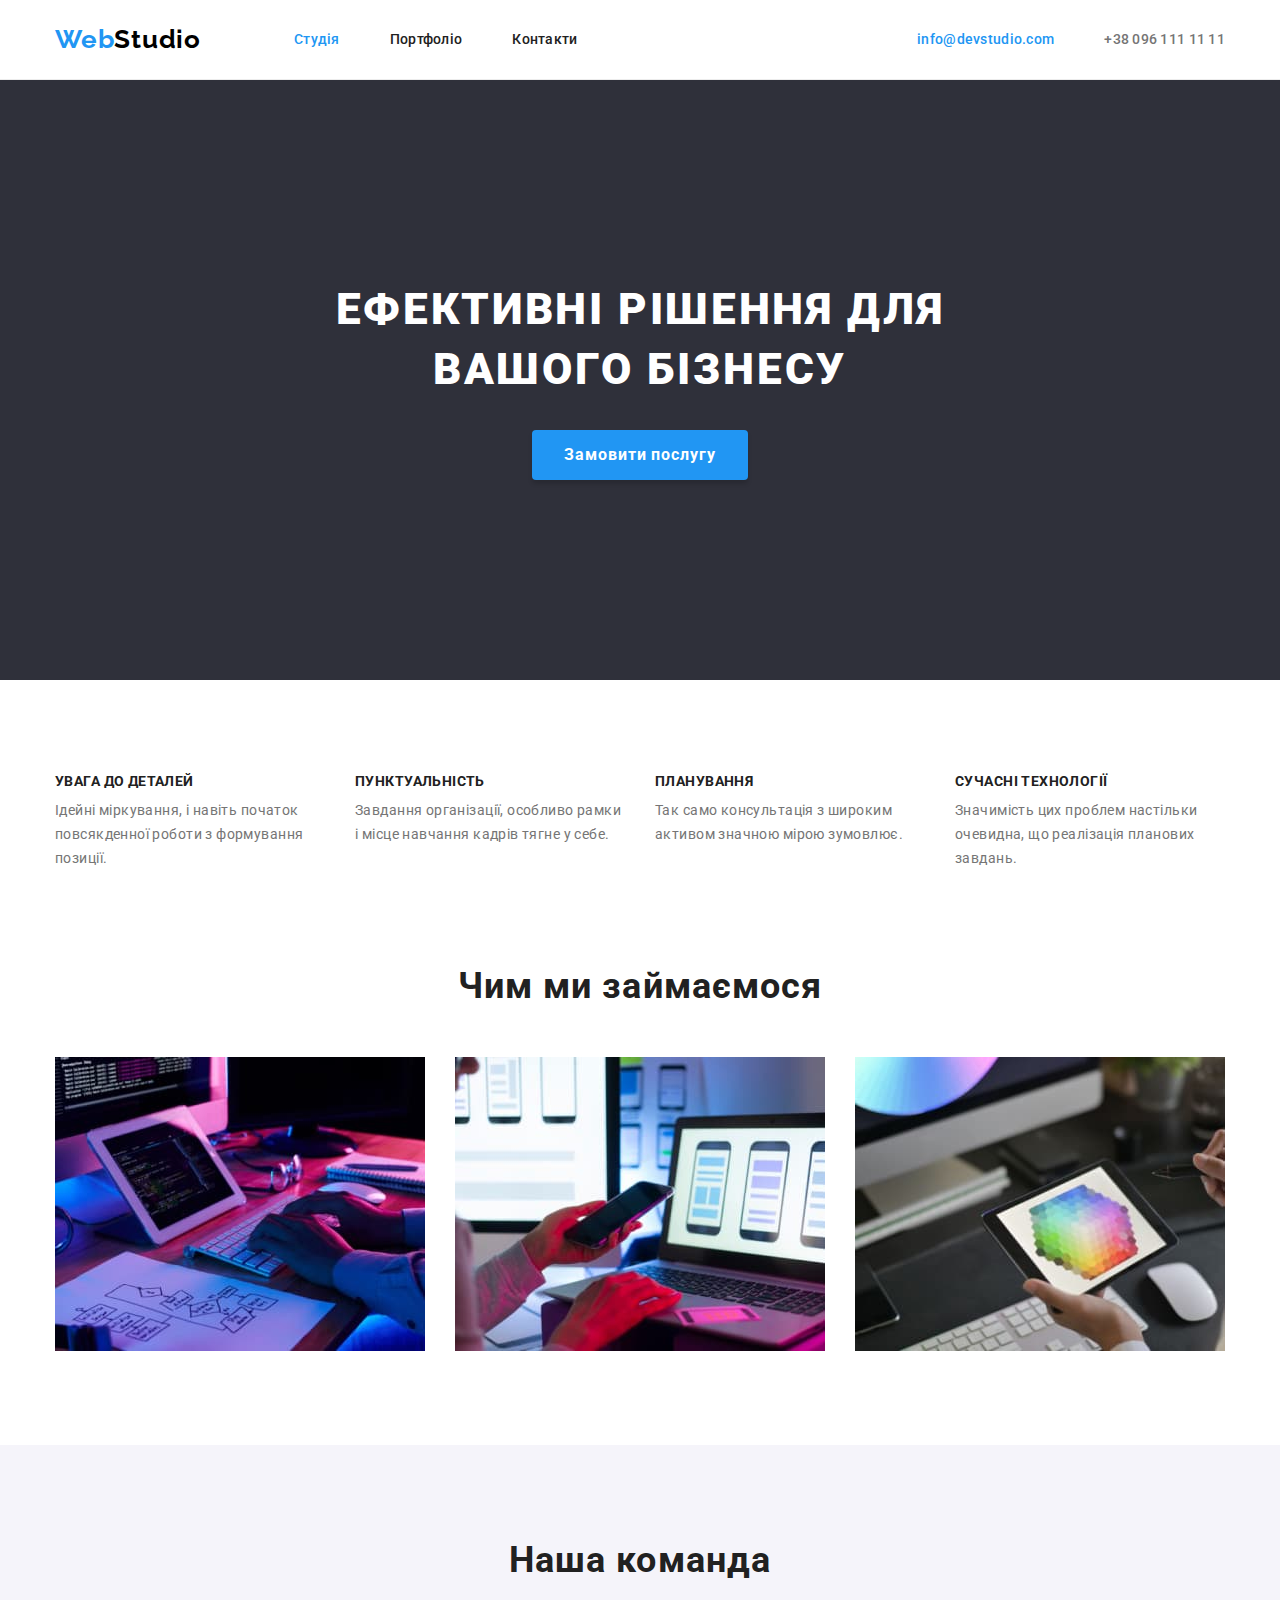
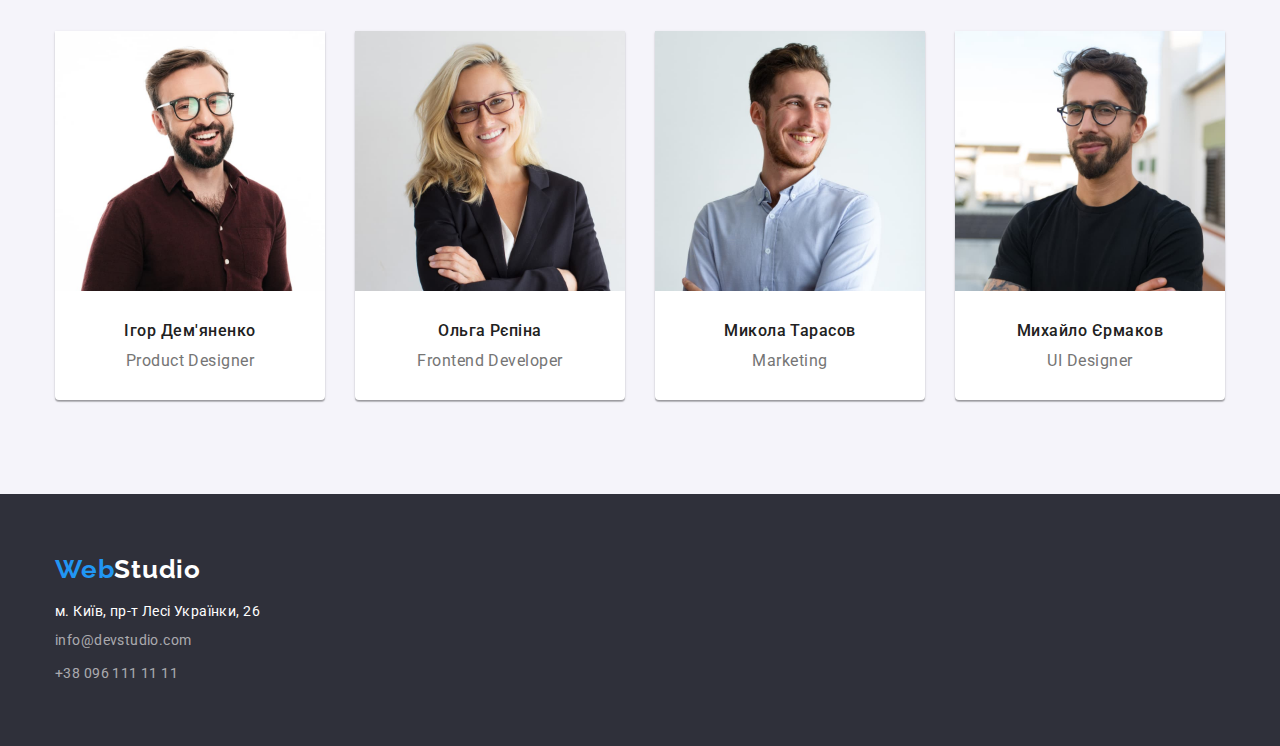
<file: index.html>
<!DOCTYPE html>
<html lang="uk">
  <head>
    <meta charset="UTF-8" />
    <meta http-equiv="X-UA-Compatible" content="IE=edge" />
    <meta name="viewport" content="width=device-width, initial-scale=1.0" />
    <title>Web Studio</title>
    <link rel="preconnect" href="https://fonts.googleapis.com" />
    <link rel="preconnect" href="https://fonts.gstatic.com" crossorigin />
    <link
      rel="stylesheet"
      href="https://cdnjs.cloudflare.com/ajax/libs/modern-normalize/1.0.0/modern-normalize.min.css"
    />
    <link
      href="https://fonts.googleapis.com/css2?family=Raleway:wght@700&family=Roboto:wght@400;500;700;900&display=swap"
      rel="stylesheet"
    />
    <link rel="stylesheet" href="./css/style.css" />
  </head>
  <body>
    <!-- Хеддер -->

    <header>
      <div class="container header">
        <a href="./index.html" class="logo link" lang="en">
          Web<span id="studio-logo">Studio</span>
        </a>

        <nav class="menu">
          <ul class="menu-items list">
            <li class="menu-item">
              <a href="./index.html" class="menu-link link main">Студія</a>
            </li>
            <li class="menu-item">
              <a href="./portfolio.html" class="menu-link link">Портфоліо</a>
            </li>
            <li class="menu-item">
              <a href="./contacts" class="menu-link link">Контакти</a>
            </li>
          </ul>
        </nav>
        <div class="contacts">
          <a href="mailto:info@devstudio.com" class="mail"
            >info@devstudio.com</a
          >
          <a href="tel:+380961111111" class="tel">+38 096 111 11 11</a>
        </div>
      </div>
    </header>

    <main>
      <!-- Секція Heros -->

      <section class="section heros">
        <div class="container">
          <h1 class="heros-title">Ефективні рішення для вашого бізнесу</h1>
          <button type="button" class="order-button">Замовити послугу</button>
        </div>
      </section>

      <!-- Секція Особливості -->

      <section class="section features">
        <div class="container">
          <ul class="features-list list">
            <li class="features-list-item">
              <h3 class="features-title">УВАГА ДО ДЕТАЛЕЙ</h3>
              <p class="features-text">
                Ідейні міркування, і навіть початок повсякденної роботи з
                формування позиції.
              </p>
            </li>
            <li class="features-list-item">
              <h3 class="features-title">ПУНКТУАЛЬНІСТЬ</h3>
              <p class="features-text">
                Завдання організації, особливо рамки і місце навчання кадрів
                тягне у себе.
              </p>
            </li>
            <li class="features-list-item">
              <h3 class="features-title">ПЛАНУВАННЯ</h3>
              <p class="features-text">
                Так само консультація з широким активом значною мірою зумовлює.
              </p>
            </li>
            <li class="features-list-item">
              <h3 class="features-title">СУЧАСНІ ТЕХНОЛОГІЇ</h3>
              <p class="features-text">
                Значимість цих проблем настільки очевидна, що реалізація
                планових завдань.
              </p>
            </li>
          </ul>
        </div>
      </section>

      <!-- Секція About -->

      <section class="section about">
        <div class="container">
          <h2 class="about-title">Чим ми займаємося</h2>
          <ul class="about-list list">
            <li><img src="./img/about-img-1.jpg" alt="ПК" width="370" /></li>
            <li>
              <img src="./img/about-img-2.jpg" alt="Ноутбук" width="370" />
            </li>
            <li>
              <img src="./img/about-img-3.jpg" alt="Планшет" width="370" />
            </li>
          </ul>
        </div>
      </section>

      <!-- Команда -->

      <section class="section team">
        <div class="container">
          <h2 class="team-title">Наша команда</h2>
          <ul class="team-list list">
            <li class="team-list-item">
              <img
                src="./img/team-pic-1.jpg"
                alt="Команда фото-1"
                width="270"
              />
              <div class="team-info">
                <h3 class="team-member">Ігор Дем'яненко</h3>
                <p class="position">Product Designer</p>
              </div>
            </li>
            <li class="team-list-item">
              <img
                src="./img/team-pic-2.jpg"
                alt="Команда фото-2"
                width="270"
              />
              <div class="team-info">
                <h3 class="team-member">Ольга Рєпіна</h3>
                <p class="position">Frontend Developer</p>
              </div>
            </li>
            <li class="team-list-item">
              <img
                src="./img/team-pic-3.jpg"
                alt="Команда фото-3"
                width="270"
              />
              <div class="team-info">
                <h3 class="team-member">Микола Тарасов</h3>
                <p class="position">Marketing</p>
              </div>
            </li>
            <li class="team-list-item">
              <img
                src="./img/team-pic-4.jpg"
                alt="Команда фото-4"
                width="270"
              />
              <div class="team-info">
                <h3 class="team-member">Михайло Єрмаков</h3>
                <p class="position">UI Designer</p>
              </div>
            </li>
          </ul>
        </div>
      </section>
    </main>

    <!-- Підвал -->

    <footer>
      <div class="container">
        <a href="./index.html" class="logo link" lang="en"
          >Web<span id="studio-footer">Studio</span></a
        >

        <address>м. Київ, пр-т Лесі Українки, 26</address>

        <ul class="footer-contacts list">
          <li class="footer-contacts-item">
            <a href="mailto:info@devstudio.com" class="footer-mail link"
              >info@devstudio.com</a
            >
          </li>
          <li class="footer-contacts-item">
            <a href="tel:+380961111111" class="footer-tel link"
              >+38 096 111 11 11</a
            >
          </li>
        </ul>
      </div>
    </footer>
  </body>
</html>
</file>
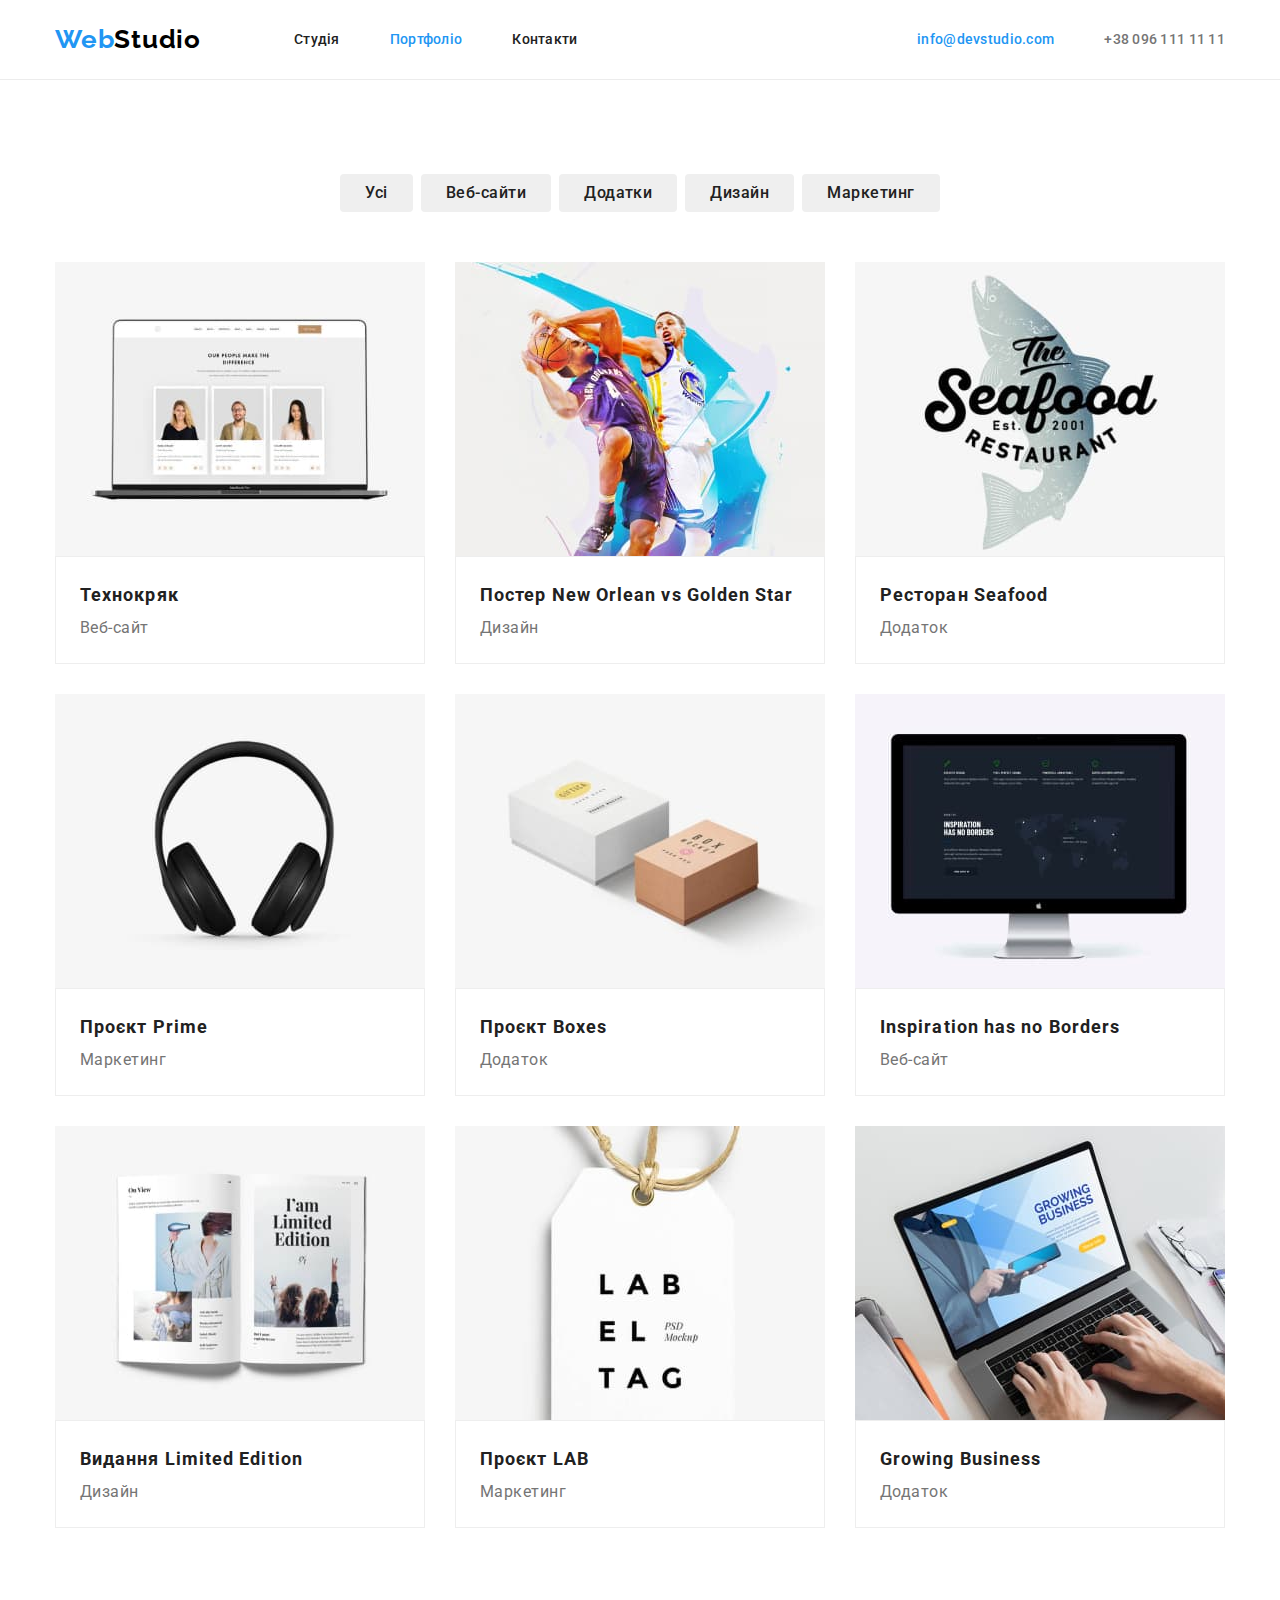
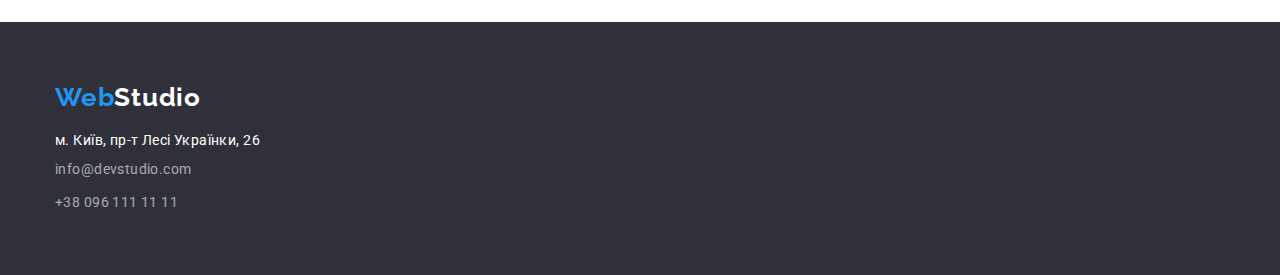
<file: portfolio.html>
<!DOCTYPE html>
<html lang="uk">
  <head>
    <meta charset="UTF-8" />
    <meta http-equiv="X-UA-Compatible" content="IE=edge" />
    <meta name="viewport" content="width=device-width, initial-scale=1.0" />
    <title>Portfolio</title>
    <link rel="preconnect" href="https://fonts.googleapis.com" />
    <link rel="preconnect" href="https://fonts.gstatic.com" crossorigin />
    <link
      rel="stylesheet"
      href="https://cdnjs.cloudflare.com/ajax/libs/modern-normalize/1.0.0/modern-normalize.min.css"
    />
    <link
      href="https://fonts.googleapis.com/css2?family=Raleway:wght@700&family=Roboto:wght@400;500;700;900&display=swap"
      rel="stylesheet"
    />
    <link rel="stylesheet" href="./css/style.css" />
  </head>
  <body>
    <!-- Хеддер -->

    <header>
      <div class="container header">
        <a href="./index.html" class="logo link" lang="en">
          Web<span id="studio-logo">Studio</span>
        </a>

        <nav class="menu">
          <ul class="menu-items list">
            <li class="menu-item">
              <a href="./index.html" class="menu-link link">Студія</a>
            </li>
            <li class="menu-item">
              <a href="./portfolio.html" class="menu-link link main"
                >Портфоліо</a
              >
            </li>
            <li class="menu-item">
              <a href="./contacts" class="menu-link link">Контакти</a>
            </li>
          </ul>
        </nav>

        <div class="contacts">
          <a href="mailto:info@devstudio.com" class="mail"
            >info@devstudio.com</a
          >
          <a href="tel:+380961111111" class="tel">+38 096 111 11 11</a>
        </div>
      </div>
    </header>

    <main>
      <section class="section projects">
        <!-- Кнопки фільтрів -->
        <div class="container">
          <ul class="filters-list list">
            <li><button class="filter-button" type="button">Усі</button></li>
            <li>
              <button class="filter-button" type="button">Веб-сайти</button>
            </li>
            <li>
              <button class="filter-button" type="button">Додатки</button>
            </li>
            <li><button class="filter-button" type="button">Дизайн</button></li>
            <li>
              <button class="filter-button" type="button">Маркетинг</button>
            </li>
          </ul>
        </div>

        <!-- Зразки Проектів -->
        <div class="container">
          <ul class="projects-list list">
            <li class="project-list-item">
              <img
                src="./img/project-img-1.jpg"
                alt="Веб-сайт Технокряк"
                width="370"
              />
              <div class="project-content">
                <h3 class="project-title">Технокряк</h3>
                <p class="project-text">Веб-сайт</p>
              </div>
            </li>
            <li class="project-list-item">
              <img
                src="./img/project-img-2.jpg"
                alt="Постер New Orlean vs Golden Star"
                width="370"
              />
              <div class="project-content">
                <h3 class="project-title">Постер New Orlean vs Golden Star</h3>
                <p class="project-text">Дизайн</p>
              </div>
            </li>
            <li class="project-list-item">
              <img
                src="./img/project-img-3.jpg"
                alt="Ресторан Seafood"
                width="370"
              />
              <div class="project-content">
                <h3 class="project-title">Ресторан Seafood</h3>
                <p class="project-text">Додаток</p>
              </div>
            </li>
            <li class="project-list-item">
              <img
                src="./img/project-img-4.jpg"
                alt="Маркетинговий проєкт Prime"
                width="370"
              />
              <div class="project-content">
                <h3 class="project-title">Проєкт Prime</h3>
                <p class="project-text">Маркетинг</p>
              </div>
            </li>
            <li class="project-list-item">
              <img
                src="./img/project-img-5.jpg"
                alt="Додаток Boxes"
                width="370"
              />
              <div class="project-content">
                <h3 class="project-title">Проєкт Boxes</h3>
                <p class="project-text">Додаток</p>
              </div>
            </li>
            <li class="project-list-item">
              <img
                src="./img/project-img-6.jpg"
                alt="Веб-сайт Inspiration has no Borders"
                width="370"
              />
              <div class="project-content">
                <h3 class="project-title">Inspiration has no Borders</h3>
                <p class="project-text">Веб-сайт</p>
              </div>
            </li>
            <li class="project-list-item">
              <img
                src="./img/project-img-7.jpg"
                alt="Видання Limited Edition"
                width="370"
              />
              <div class="project-content">
                <h3 class="project-title">Видання Limited Edition</h3>
                <p class="project-text">Дизайн</p>
              </div>
            </li>
            <li class="project-list-item">
              <img
                src="./img/project-img-8.jpg"
                alt="Маркетинговий проєкт LAB"
                width="370"
              />
              <div class="project-content">
                <h3 class="project-title">Проєкт LAB</h3>
                <p class="project-text">Маркетинг</p>
              </div>
            </li>
            <li class="project-list-item">
              <img
                src="./img/project-img-9.jpg"
                alt="Додаток Growing Business"
                width="370"
              />
              <div class="project-content">
                <h3 class="project-title">Growing Business</h3>
                <p class="project-text">Додаток</p>
              </div>
            </li>
          </ul>
        </div>
      </section>
    </main>

    <!-- Підвал -->

    <footer>
      <div class="container">
        <a href="./index.html" class="logo link" lang="en"
          >Web<span id="studio-footer">Studio</span></a
        >

        <address>м. Київ, пр-т Лесі Українки, 26</address>

        <ul class="footer-contacts list">
          <li class="footer-contacts-item">
            <a href="mailto:info@devstudio.com" class="footer-mail link"
              >info@devstudio.com</a
            >
          </li>
          <li class="footer-contacts-item">
            <a href="tel:+380961111111" class="footer-tel link"
              >+38 096 111 11 11</a
            >
          </li>
        </ul>
      </div>
    </footer>
  </body>
</html>
</file>
<file: css/style.css>
body {
  font-family: 'Roboto', sans-serif;
  background-color: #FFFFFF;
}

img {
  display: block;
  max-width: 100%;
  height: auto;
}

header {
  border-bottom: 1px solid #ECECEC;
  background-color: #FFFFFF;
  padding-top: 24px;
  padding-bottom: 24px;
}

h1, h2, h3, p, ul {   
  margin: 0;
  padding: 0;
}

.section {
  padding: 94px 0;
}

.container {
  width: 1200px;
  margin: 0 auto;
  padding: 0 15px;
}

/* -- Логотип Студії -- */
:root {
  --brand-color: #2196F3;
  --header-color: #000000;
  --footer-color: #FFFFFF;
}

.logo {
  color: var(--brand-color);
  font-family: 'Raleway', sans-serif;
  font-weight: 700;
  font-size: 26px;
  line-height: 1.19;
  letter-spacing: 0.03em;
  text-decoration: none;
}

/* -- Заміна кольору для лого у хеддері -- */
#studio-logo {
  color: var(--header-color)
}

/* -- Загальні доп. класи для списків та посилань -- */
.list {
  list-style: none;
}

.link {
  text-decoration: none;
}

/*  -- Навігація по сторінках у хеддері -- */
.header {
  display: flex;
  /* justify-content: space-between; */
  align-items: center;
}

.menu {
  margin-left: 93px;
  margin-right: auto;
}

.menu-items {
  display: flex;
  gap: 50px;
}

.menu-link {
  font-weight: 500;
  font-size: 14px;
  line-height: 1.14;
  letter-spacing: 0.02em;
  color: #212121;
  padding: 32px 0;
}

/* -- Колір визначення розташування -- */
.main {
  color: var(--brand-color);
}

/* -- Телефон та пошта у хедері -- */
.contacts {
  display: flex;
  gap: 50px;
  justify-self: flex-end;
}

.mail {
  font-weight: 500;
  font-size: 14px;
  line-height: 1.71;
  letter-spacing: 0.02em;
  color: var(--brand-color);
  text-decoration: none;
  cursor: pointer;
}

.tel {
  font-weight: 500;
  font-size: 14px;
  line-height: 1.71;
  letter-spacing: 0.02em;
  color: #757575;
  text-decoration: none;
  cursor: pointer;
}

/* -- Секція heros -- */
.heros {
  background-color: #2F303A;
  padding: 200px 0;
}

.heros-title {
  font-weight: 900;
  font-size: 44px;
  line-height: 1.36;
  letter-spacing: 0.06em;
  text-transform: uppercase;
  color: #FFFFFF;
  text-align: center;
  width: 696px;
  margin: 0 auto;
}

/* -- Кнопка замовлення у сек. heros -- */
.order-button {
  background: var(--brand-color);
  box-shadow: 0px 4px 4px rgba(0, 0, 0, 0.15);
  border-radius: 4px;
  border: 0;
  font-family: 'Roboto', sans-serif;
  font-weight: 700;
  font-size: 16px;
  line-height: 1.87;
  letter-spacing: 0.06em;
  color: #FFFFFF;
  margin: 30px auto 0;
  padding: 10px 32px;
  display: flex;
  cursor: pointer;
}

/* -- Секція Особливості -- */
.features-list {
  display: flex;
  gap: 30px;
}

.features-list-item {
  width: 270px;
}

.features-title {
  font-size: 14px;
  line-height: 1.14;
  letter-spacing: 0.03em;
  text-transform: uppercase;
  color: #212121;
  margin-bottom: 10px;
}

.features-text {
  font-size: 14px;
  line-height: 1.71;
  letter-spacing: 0.03em;
  color: #757575;
}

/* -- Секція about -- */
.about {
  padding-top: 0;
}

.about-title {
  font-size: 36px;
  line-height: 1.17;
  text-align: center;
  letter-spacing: 0.03em;
  color: #212121;
  margin-bottom: 50px;
}

.about-list {
  display: flex;
  gap: 30px;
}

/* -- Секція Команда -- */
.team {
  background: #F5F4FA;
}

.team-title {
  font-size: 36px;
  line-height: 1.17;
  text-align: center;
  letter-spacing: 0.03em;
  color: #212121;
  margin-bottom: 50px;
}

.team-list {
  display: flex;  
  gap: 30px;
}

.team-list-item {
  background: #FFFFFF;
  box-shadow: 0px 1px 3px rgba(0, 0, 0, 0.12), 0px 1px 1px rgba(0, 0, 0, 0.14), 0px 2px 1px rgba(0, 0, 0, 0.2);
  border-radius: 0px 0px 4px 4px;
}

.team-info {
  display: flex;
  flex-direction: column;
}

.team-member {
  font-weight: 500;
  font-size: 16px;
  line-height: 1.19;
  text-align: center;
  letter-spacing: 0.03em;
  color: #212121;
  padding-top: 30px;
  padding-bottom: 10px;
}

/* -- посада учасника команди -- */
.position {
  font-size: 16px;
  line-height: 1.19;
  text-align: center;
  letter-spacing: 0.03em;
  color: #757575;
  padding-bottom: 30px;
}

/* -- Кнопки фільтрів на ст. Портфоліо -- */
.filters-list {
  display: flex;
  justify-content: center;
  gap: 8px;
  margin-bottom: 50px;
}

.filter-button {
  font-family: inherit;
  font-weight: 500;
  font-size: 16px;
  line-height: 1.63;
  text-align: center;
  letter-spacing: 0.03em;
  color: #212121;
  border: 0;
  border-radius: 4px;
  padding: 6px 25px;
}

.filter-button:hover,
.filter-button:focus {
  color: #FFFFFF;
  background: var(--brand-color);
  box-shadow: 0px 3px 1px rgba(0, 0, 0, 0.1), 0px 1px 2px rgba(0, 0, 0, 0.08), 0px 2px 2px rgba(0, 0, 0, 0.12);
  cursor: pointer;
}

/* -- Зразки проектів на ст. портфоліо -- */
.project {
  width: 1170px;
}

.projects-list {
  display: flex;
  flex-wrap: wrap; 
  gap: 30px;
  justify-content: center;
}

.project-title {
  font-size: 18px;
  line-height: 2;
  letter-spacing: 0.06em;
  color: #212121;
}

.project-text {
  font-size: 16px;
  line-height: 1.88;
  letter-spacing: 0.03em;
  color: #757575;
}

.project-content {
  display: flex;
  flex-direction: column;
  background: #FFFFFF;
  border: 1px solid #EEEEEE;
  padding: 20px 24px;
}

/* -- Підвал -- */
footer {
  background: #2F303A;
  padding: 60px 0;
}

address {
  font-size: 14px;
  font-style: normal;
  line-height: 1.14;
  letter-spacing: 0.03em;
  color: #FFFFFF;
}

/* -- Заміна кольору для лого у "підвалі" -- */
#studio-footer {
  color: var(--footer-color)
}

/* -- Адреса -- */
address {
  margin-top: 20px;
}

/* -- телефон та мейл у "підвалі" */
.footer-contacts-item {
  margin-top: 9px;
}

.footer-mail,
.footer-tel {
  font-size: 14px;
  line-height: 1.71;
  letter-spacing: 0.03em;
  color: rgba(255, 255, 255, 0.6);
}
</file>
